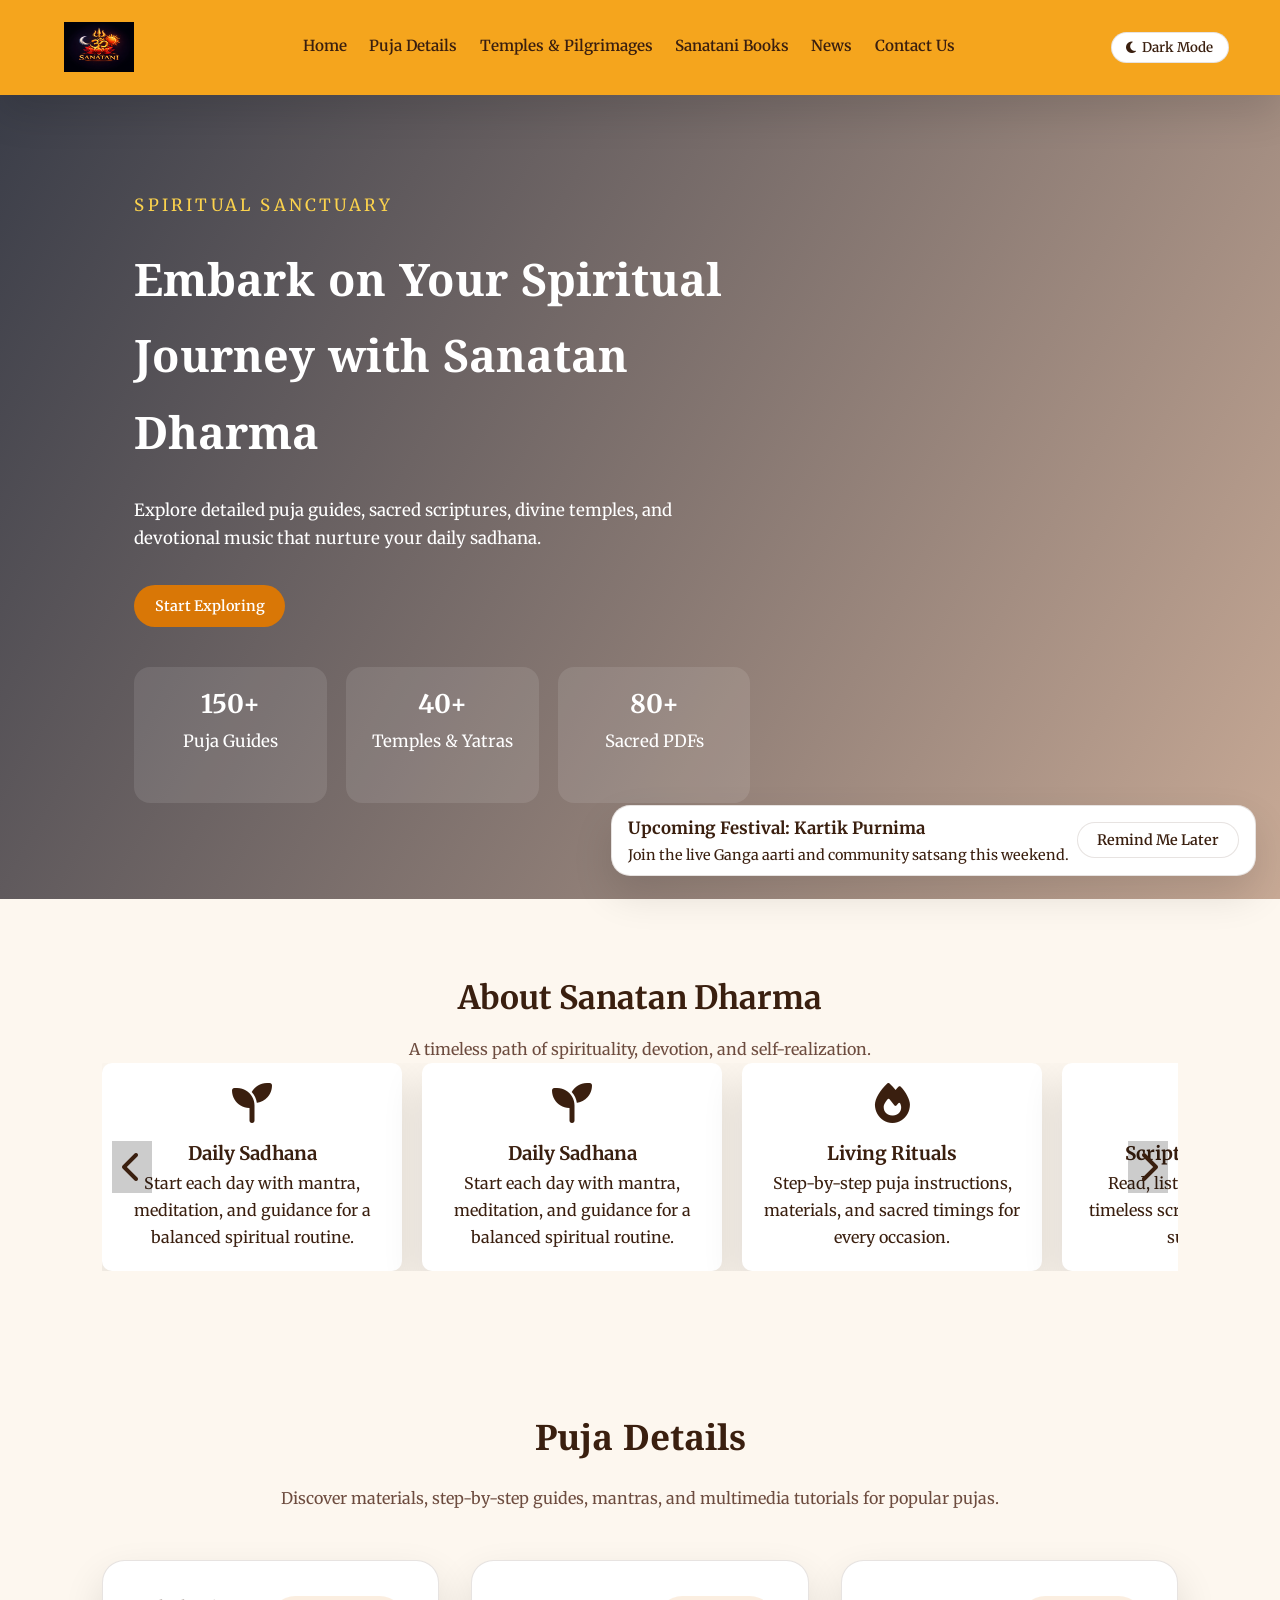
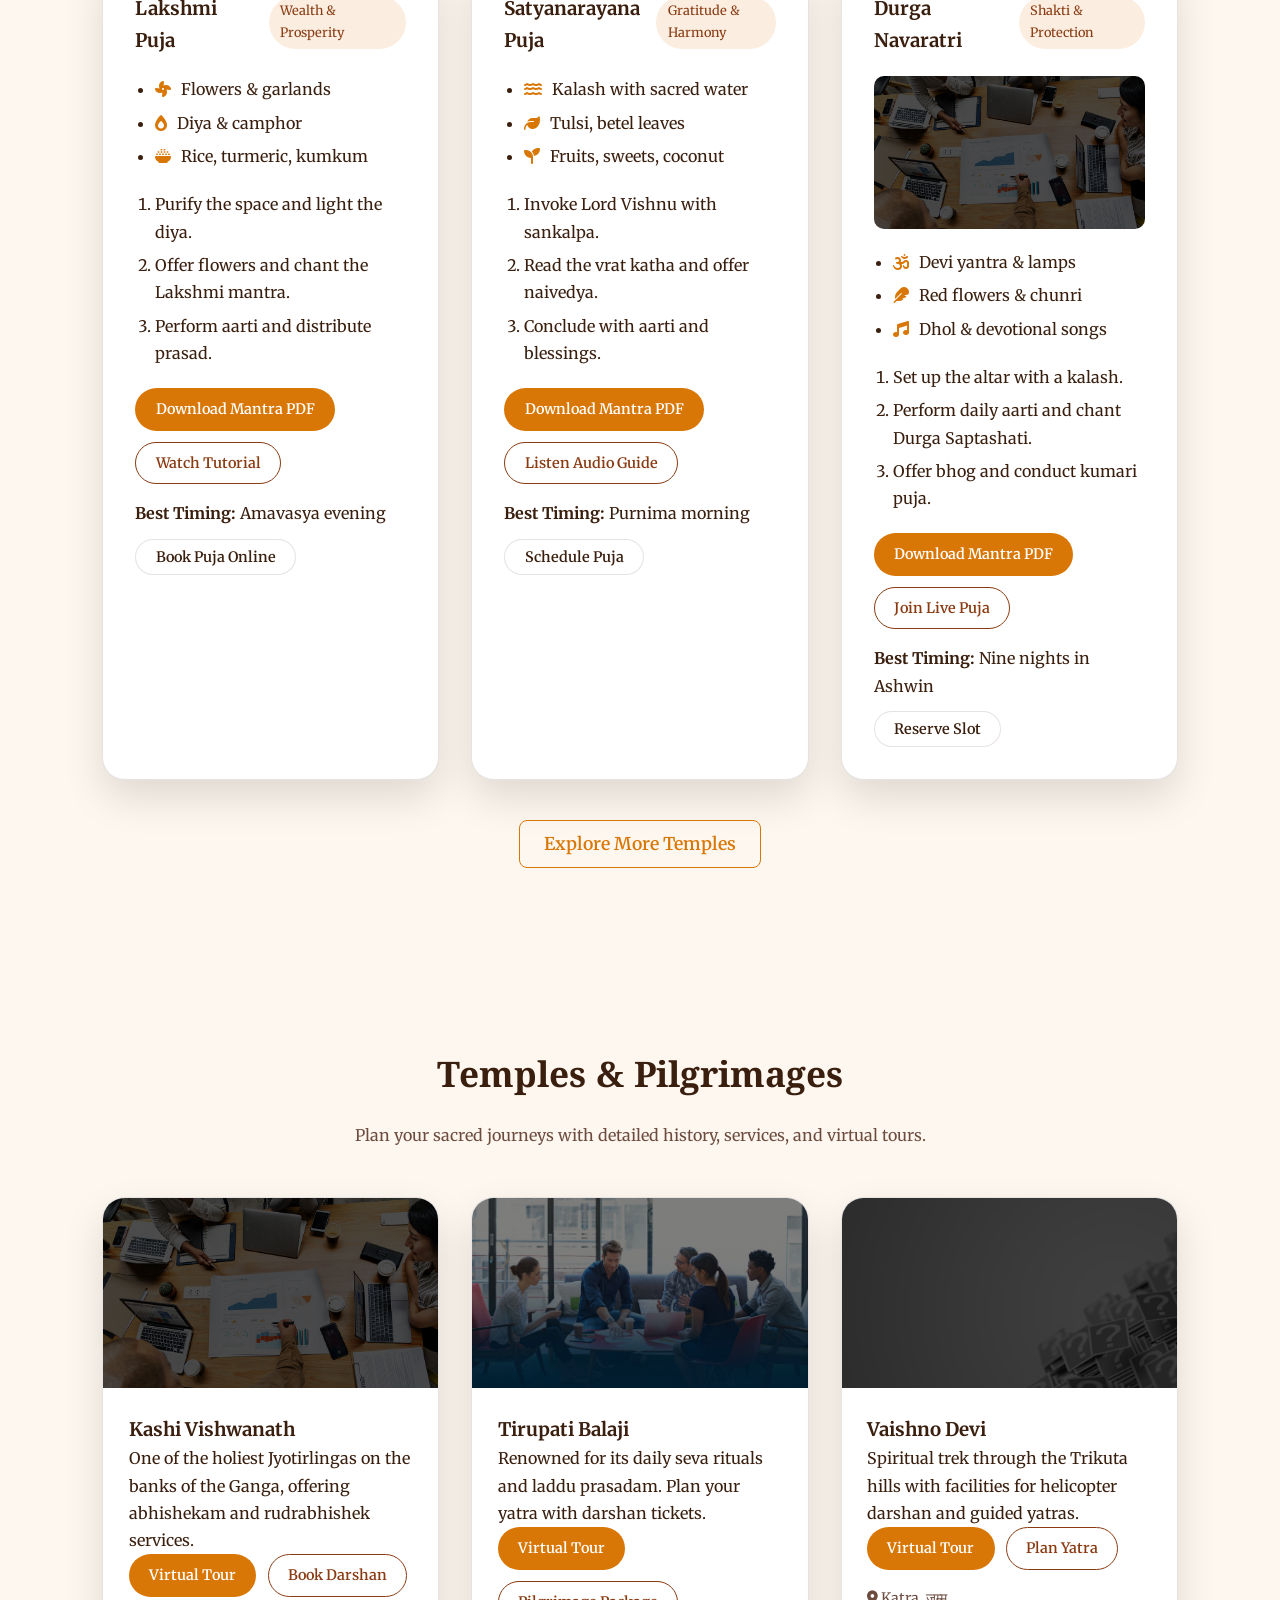
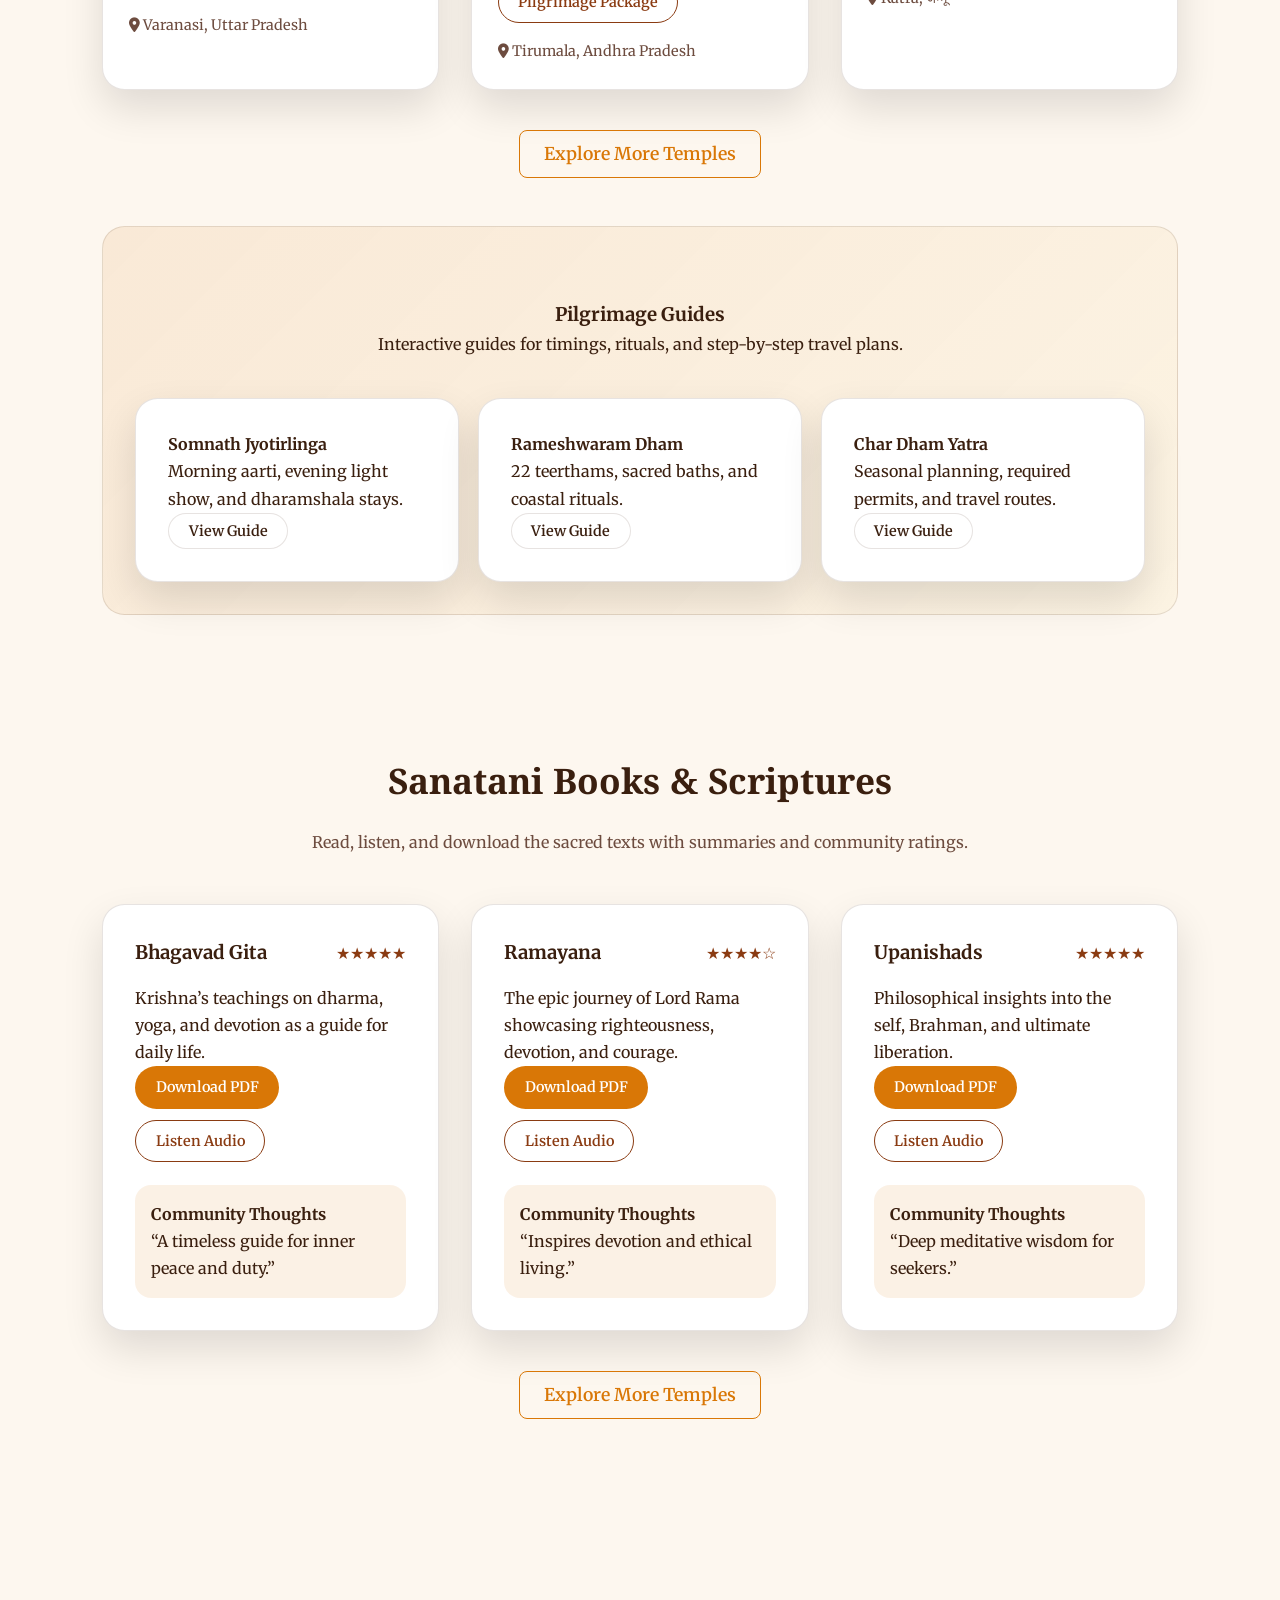
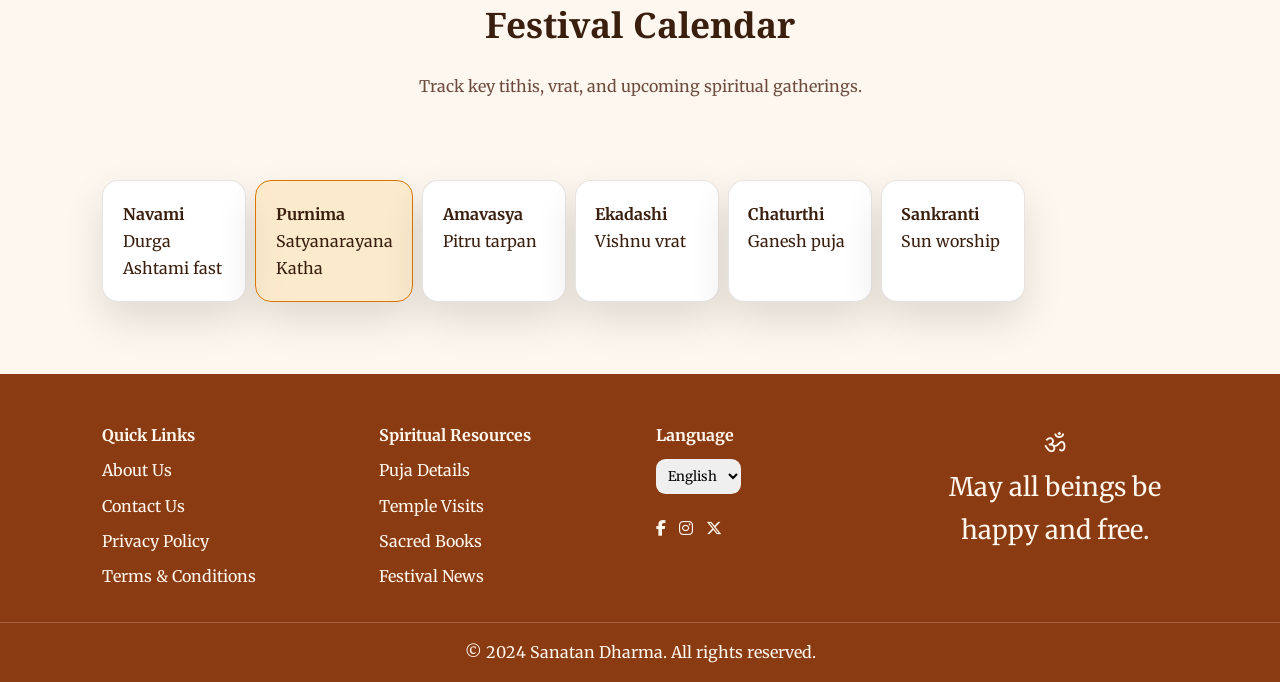
<file: index.html>
<!DOCTYPE html>
<html lang="en">
<head>
    <meta charset="UTF-8">
    <meta http-equiv="X-UA-Compatible" content="IE=edge">
    <meta name="viewport" content="width=device-width, initial-scale=1.0">
    <title>Sanatan Dharma | Spiritual Journey</title>
    <link rel="stylesheet" href="./css/style.css">
    <link rel="stylesheet" href="https://cdnjs.cloudflare.com/ajax/libs/font-awesome/6.5.0/css/all.min.css">
    <link rel="preconnect" href="https://fonts.googleapis.com">
    <link rel="preconnect" href="https://fonts.gstatic.com" crossorigin>
    <link href="https://fonts.googleapis.com/css2?family=Merriweather:wght@300;400;700&family=Noto+Serif+Devanagari:wght@400;600;700&display=swap" rel="stylesheet">
</head>
<body class="theme-light">
    <header class="site-header" id="top">
        <div class="brand">
            <div class="brand-icon" aria-hidden="true"><img src="images/logoo.png" alt="" srcset=""></div>
        </div>
        <button class="menu-toggle" aria-label="Open navigation">
            <i class="fa-solid fa-bars"></i>
        </button>
        <nav class="nav-links">
            <a href="#home">Home</a>
            <a href="#puja">Puja Details</a>
            <a href="#temples">Temples & Pilgrimages</a>
            <a href="#books">Sanatani Books</a>
            <a href="#news">News</a>
            <a href="#contact">Contact Us</a>
        </nav>
        <div class="header-actions">
            <!---<label class="search" aria-label="Search">
                <i class="fa-solid fa-magnifying-glass"></i>
                <input type="search" placeholder="Search mantras, temples, books...">
            </label>
            --->
            <button class="theme-toggle" type="button" aria-pressed="false">
                <i class="fa-solid fa-moon"></i>
                <span>Dark Mode</span>
            </button>
        </div>
    </header>

    <main>
        <!---HERO SECTION START---->
        <section class="hero" id="home">
            <div class="hero-overlay"></div>
            <div class="hero-content">
                <p class="hero-kicker">Spiritual Sanctuary</p>
                <h1>Embark on Your Spiritual Journey with Sanatan Dharma</h1>
                <p>Explore detailed puja guides, sacred scriptures, divine temples, and devotional music that nurture your daily sadhana.</p>
                <div class="hero-actions">
                    <a class="btn primary" href="#puja">Start Exploring</a>
                </div>
                <div class="hero-highlights">
                    <div>
                        <h3>150+</h3>
                        <p>Puja Guides</p>
                    </div>
                    <div>
                        <h3>40+</h3>
                        <p>Temples & Yatras</p>
                    </div>
                    <div>
                        <h3>80+</h3>
                        <p>Sacred PDFs</p>
                    </div>
                </div>
            </div>
            <video autoplay muted loop class="background-video">
                <source src="video/WhatsApp Video 2026-02-06 at 8.47.29 PM.mp4" type="video/mp4">
                Your browser does not support the video tag.
            </video>
        </section>
        <!---HERO SECTION END---->

        <!---ABOUT SECTION START----->
        <section id="about" class="section about">
            <div class="carousel-block">
                <div class="section-header">
                    <h2 data-i18n="about.title">About Sanatan Dharma</h2>
                    <p data-i18n="about.subtitle">A timeless path of spirituality, devotion, and self-realization.</p>
                </div>
                <div class="carousel" data-carousel>
                    <button class="carousel-btn prev" type="button" data-carousel-prev>
                        <i class="fa-solid fa-chevron-left"></i>
                    </button>
                    <div class="carousel-track">
                        <div class="carousel-card">
                            <i class="fa-solid fa-seedling"></i>
                            <h3 data-i18n="about.card1">Daily Sadhana</h3>
                            <p data-i18n="about.card1desc">Start each day with mantra, meditation, and guidance for a balanced spiritual routine.</p>
                        </div>
                        <div class="carousel-card">
                            <i class="fa-solid fa-seedling"></i>
                            <h3 data-i18n="about.card1">Daily Sadhana</h3>
                            <p data-i18n="about.card1desc">Start each day with mantra, meditation, and guidance for a balanced spiritual routine.</p>
                        </div>
                        <div class="carousel-card">
                            <i class="fa-solid fa-fire"></i>
                            <h3 data-i18n="about.card2">Living Rituals</h3>
                            <p data-i18n="about.card2desc">Step-by-step puja instructions, materials, and sacred timings for every occasion.</p>
                        </div>
                        <div class="carousel-card">
                            <i class="fa-solid fa-book-open-reader"></i>
                            <h3 data-i18n="about.card3">Scriptural Wisdom</h3>
                            <p data-i18n="about.card3desc">Read, listen, and download timeless scriptures with curated summaries.</p>
                        </div>
                        <div class="carousel-card">
                            <i class="fa-solid fa-book-open-reader"></i>
                            <h3 data-i18n="about.card3">Scriptural Wisdom</h3>
                            <p data-i18n="about.card3desc">Read, listen, and download timeless scriptures with curated summaries.</p>
                        </div>
                        <div class="carousel-card">
                            <i class="fa-solid fa-book-open-reader"></i>
                            <h3 data-i18n="about.card3">Scriptural Wisdom</h3>
                            <p data-i18n="about.card3desc">Read, listen, and download timeless scriptures with curated summaries.</p>
                        </div>
                    </div>
                    <button class="carousel-btn next" type="button" data-carousel-next>
                        <i class="fa-solid fa-chevron-right"></i>
                    </button>
                </div>
            </div>
        </section>
        <!---ABOUT SECTION START----->

        <!---PUJA SECTION START--->
        <section class="puja" id="puja">
            <div class="section-heading">
                <h2>Puja Details</h2>
                <p>Discover materials, step-by-step guides, mantras, and multimedia tutorials for popular pujas.</p>
            </div>
            <div class="puja-grid">
                <article class="puja-card">
                    <div class="puja-card__header">
                        <h3>Lakshmi Puja</h3>
                        <span class="tag">Wealth & Prosperity</span>
                    </div>
                    <ul class="materials">
                        <li><i class="fa-solid fa-fan"></i> Flowers & garlands</li>
                        <li><i class="fa-solid fa-fire-flame-simple"></i> Diya & camphor</li>
                        <li><i class="fa-solid fa-bowl-rice"></i> Rice, turmeric, kumkum</li>
                    </ul>
                    <ol class="steps">
                        <li>Purify the space and light the diya.</li>
                        <li>Offer flowers and chant the Lakshmi mantra.</li>
                        <li>Perform aarti and distribute prasad.</li>
                    </ol>
                    <div class="puja-actions">
                        <a class="btn primary" href="#">Download Mantra PDF</a>
                        <a class="btn ghost" href="#">Watch Tutorial</a>
                    </div>
                    <div class="puja-meta">
                        <p><strong>Best Timing:</strong> Amavasya evening</p>
                        <button class="btn outline" type="button">Book Puja Online</button>
                    </div>
                </article>
                <article class="puja-card">
                    <div class="puja-card__header">
                        <h3>Satyanarayana Puja</h3>
                        <span class="tag">Gratitude & Harmony</span>
                    </div>
                    <ul class="materials">
                        <li><i class="fa-solid fa-water"></i> Kalash with sacred water</li>
                        <li><i class="fa-solid fa-leaf"></i> Tulsi, betel leaves</li>
                        <li><i class="fa-solid fa-seedling"></i> Fruits, sweets, coconut</li>
                    </ul>
                    <ol class="steps">
                        <li>Invoke Lord Vishnu with sankalpa.</li>
                        <li>Read the vrat katha and offer naivedya.</li>
                        <li>Conclude with aarti and blessings.</li>
                    </ol>
                    <div class="puja-actions">
                        <a class="btn primary" href="#">Download Mantra PDF</a>
                        <a class="btn ghost" href="#">Listen Audio Guide</a>
                    </div>
                    <div class="puja-meta">
                        <p><strong>Best Timing:</strong> Purnima morning</p>
                        <button class="btn outline" type="button">Schedule Puja</button>
                    </div>
                </article>
                <article class="puja-card">
                    <div class="puja-card__header">
                        <h3>Durga Navaratri</h3>
                        <span class="tag">Shakti & Protection</span>
                    </div>
                    <img src="images/img2.jpg" alt="Durga Navaratri" class="puja-image"> <!-- Puja Image -->
                    <ul class="materials">
                        <li><i class="fa-solid fa-om"></i> Devi yantra & lamps</li>
                        <li><i class="fa-solid fa-feather"></i> Red flowers & chunri</li>
                        <li><i class="fa-solid fa-music"></i> Dhol & devotional songs</li>
                    </ul>
                    <ol class="steps">
                        <li>Set up the altar with a kalash.</li>
                        <li>Perform daily aarti and chant Durga Saptashati.</li>
                        <li>Offer bhog and conduct kumari puja.</li>
                    </ol>
                    <div class="puja-actions">
                        <a class="btn primary" href="#">Download Mantra PDF</a>
                        <a class="btn ghost" href="#">Join Live Puja</a>
                    </div>
                    <div class="puja-meta">
                        <p><strong>Best Timing:</strong> Nine nights in Ashwin</p>
                        <button class="btn outline" type="button">Reserve Slot</button>
                    </div>
                </article>
            </div>
                <!-- Ghost Button Added Here Between Temple Cards and Pilgrimage Guides -->
                <div class="cta-ghost-button" style="display: flex; justify-content: center; align-items: center; margin: 40px 0;">
                    <button class="btn ghost" type="button" style="padding: 12px 24px; font-size: 1.1rem; color: var(--accent); background-color: transparent; border: 1px solid var(--accent); border-radius: 8px; cursor: pointer; transition: background-color 0.3s ease, transform 0.2s ease;">
                        Explore More Temples
                    </button>
                </div>
        </section>
        <!---PUJA SECTION END--->

        <!-----TEMPLE WEBSITE START------->
        <section class="temples" id="temples">
            <div class="section-heading">
                <h2>Temples & Pilgrimages</h2>
                <p>Plan your sacred journeys with detailed history, services, and virtual tours.</p>
            </div>
            <div class="temple-grid">
                <article class="temple-card">
                    <img src="./images/img2.jpg" alt="Kashi Vishwanath Temple">
                    <div class="temple-card__content">
                        <h3>Kashi Vishwanath</h3>
                        <p>One of the holiest Jyotirlingas on the banks of the Ganga, offering abhishekam and rudrabhishek services.</p>
                        <div class="temple-actions">
                            <a class="btn primary" href="#">Virtual Tour</a>
                            <a class="btn ghost" href="#">Book Darshan</a>
                        </div>
                        <p class="temple-meta"><i class="fa-solid fa-location-dot"></i> Varanasi, Uttar Pradesh</p>
                    </div>
                </article>
                <article class="temple-card">
                    <img src="./images/img3.jpg" alt="Tirupati Balaji Temple">
                    <div class="temple-card__content">
                        <h3>Tirupati Balaji</h3>
                        <p>Renowned for its daily seva rituals and laddu prasadam. Plan your yatra with darshan tickets.</p>
                        <div class="temple-actions">
                            <a class="btn primary" href="#">Virtual Tour</a>
                            <a class="btn ghost" href="#">Pilgrimage Package</a>
                        </div>
                        <p class="temple-meta"><i class="fa-solid fa-location-dot"></i> Tirumala, Andhra Pradesh</p>
                    </div>
                </article>
                <article class="temple-card">
                    <img src="./images/faq.jpg" alt="Vaishno Devi Temple">
                    <div class="temple-card__content">
                        <h3>Vaishno Devi</h3>
                        <p>Spiritual trek through the Trikuta hills with facilities for helicopter darshan and guided yatras.</p>
                        <div class="temple-actions">
                            <a class="btn primary" href="#">Virtual Tour</a>
                            <a class="btn ghost" href="#">Plan Yatra</a>
                        </div>
                        <p class="temple-meta"><i class="fa-solid fa-location-dot"></i> Katra, जम्मू</p>
                    </div>
                </article>
            </div>
                <!-- Ghost Button Added Here Between Temple Cards and Pilgrimage Guides -->
                <div class="cta-ghost-button" style="display: flex; justify-content: center; align-items: center; margin: 40px 0;">
                    <button class="btn ghost" type="button" style="padding: 12px 24px; font-size: 1.1rem; color: var(--accent); background-color: transparent; border: 1px solid var(--accent); border-radius: 8px; cursor: pointer; transition: background-color 0.3s ease, transform 0.2s ease;">
                        Explore More Temples
                    </button>
                </div>
            <div class="pilgrimage-guides">
                <div style="text-align: center; margin: 40px 0;">
                  <h3>Pilgrimage Guides</h3>
                  <p>Interactive guides for timings, rituals, and step-by-step travel plans.</p>
                </div>

                <div class="guides-grid">
                    <div class="guide-card">
                        <h4>Somnath Jyotirlinga</h4>
                        <p>Morning aarti, evening light show, and dharamshala stays.</p>
                        <button class="btn outline" type="button">View Guide</button>
                    </div>
                    <div class="guide-card">
                        <h4>Rameshwaram Dham</h4>
                        <p>22 teerthams, sacred baths, and coastal rituals.</p>
                        <button class="btn outline" type="button">View Guide</button>
                    </div>
                    <div class="guide-card">
                        <h4>Char Dham Yatra</h4>
                        <p>Seasonal planning, required permits, and travel routes.</p>
                        <button class="btn outline" type="button">View Guide</button>
                    </div>
                </div>
            </div>
        </section>
        <!-----TEMPLE WEBSITE END------->

        <!----BOOKS START ---->
        <section class="books" id="books">
            <div class="section-heading">
                <h2>Sanatani Books & Scriptures</h2>
                <p>Read, listen, and download the sacred texts with summaries and community ratings.</p>
            </div>
            <div class="books-grid">
                <article class="book-card">
                    <div class="book-header">
                        <h3>Bhagavad Gita</h3>
                        <span class="rating">★★★★★</span>
                    </div>
                    <p>Krishna’s teachings on dharma, yoga, and devotion as a guide for daily life.</p>
                    <div class="book-actions">
                        <a class="btn primary" href="#">Download PDF</a>
                        <a class="btn ghost" href="#">Listen Audio</a>
                    </div>
                    <div class="book-comments">
                        <h4>Community Thoughts</h4>
                        <p>“A timeless guide for inner peace and duty.”</p>
                    </div>
                </article>
                <article class="book-card">
                    <div class="book-header">
                        <h3>Ramayana</h3>
                        <span class="rating">★★★★☆</span>
                    </div>
                    <p>The epic journey of Lord Rama showcasing righteousness, devotion, and courage.</p>
                    <div class="book-actions">
                        <a class="btn primary" href="#">Download PDF</a>
                        <a class="btn ghost" href="#">Listen Audio</a>
                    </div>
                    <div class="book-comments">
                        <h4>Community Thoughts</h4>
                        <p>“Inspires devotion and ethical living.”</p>
                    </div>
                </article>
                <article class="book-card">
                    <div class="book-header">
                        <h3>Upanishads</h3>
                        <span class="rating">★★★★★</span>
                    </div>
                    <p>Philosophical insights into the self, Brahman, and ultimate liberation.</p>
                    <div class="book-actions">
                        <a class="btn primary" href="#">Download PDF</a>
                        <a class="btn ghost" href="#">Listen Audio</a>
                    </div>
                    <div class="book-comments">
                        <h4>Community Thoughts</h4>
                        <p>“Deep meditative wisdom for seekers.”</p>
                    </div>
                </article>
            </div>
            <!-- Ghost Button Added Here Between Temple Cards and Pilgrimage Guides -->
                <div class="cta-ghost-button" style="display: flex; justify-content: center; align-items: center; margin: 40px 0;">
                    <button class="btn ghost" type="button" style="padding: 12px 24px; font-size: 1.1rem; color: var(--accent); background-color: transparent; border: 1px solid var(--accent); border-radius: 8px; cursor: pointer; transition: background-color 0.3s ease, transform 0.2s ease;">
                        Explore More Temples
                    </button>
                </div>
        </section>
        <!----BOOKS END ---->

        <!----CALENDAR START---->
        <section class="calendar" id="calendar">
            <div class="section-heading">
                <h2>Festival Calendar</h2>
                <p>Track key tithis, vrat, and upcoming spiritual gatherings.</p>
            </div>
            <div class="calendar-grid">
                <div class="calendar-day">
                    <h4>Navami</h4>
                    <p>Durga Ashtami fast</p>
                </div>
                <div class="calendar-day highlight">
                    <h4>Purnima</h4>
                    <p>Satyanarayana Katha</p>
                </div>
                <div class="calendar-day">
                    <h4>Amavasya</h4>
                    <p>Pitru tarpan</p>
                </div>
                <div class="calendar-day">
                    <h4>Ekadashi</h4>
                    <p>Vishnu vrat</p>
                </div>
                <div class="calendar-day">
                    <h4>Chaturthi</h4>
                    <p>Ganesh puja</p>
                </div>
                <div class="calendar-day">
                    <h4>Sankranti</h4>
                    <p>Sun worship</p>
                </div>
            </div>
        </section>
        <!----CALENDAR END---->
    </main>

    <footer class="site-footer">
        <div class="footer-top">
            <div>
                <h4>Quick Links</h4>
                <a href="#about">About Us</a>
                <a href="#contact">Contact Us</a>
                <a href="#">Privacy Policy</a>
                <a href="#">Terms & Conditions</a>
            </div>
            <div>
                <h4>Spiritual Resources</h4>
                <a href="#puja">Puja Details</a>
                <a href="#temples">Temple Visits</a>
                <a href="#books">Sacred Books</a>
                <a href="#news">Festival News</a>
            </div>
            <div>
                <h4>Language</h4>
                <select aria-label="Select language">
                    <option>English</option>
                    <option>Hindi</option>
                    <option>Bengali</option>
                    <option>Tamil</option>
                </select>
                <div class="social">
                    <a href="https://www.facebook.com/"><i class="fa-brands fa-facebook-f"></i></a>
                    <a href="https://www.instagram.com/"><i class="fa-brands fa-instagram"></i></a>
                    <a href="https://twitter.com/login"><i class="fa-brands fa-x-twitter"></i></a>
                </div>
            </div>
            <div class="footer-om">
                <span aria-hidden="true">ॐ</span>
                <p>May all beings be happy and free.</p>
            </div>
        </div>
        <div class="footer-bottom">
            <p>© 2024 Sanatan Dharma. All rights reserved.</p>
        </div>
    </footer>

    <div class="festival-popup" role="dialog" aria-live="polite">
        <div>
            <h3>Upcoming Festival: Kartik Purnima</h3>
            <p>Join the live Ganga aarti and community satsang this weekend.</p>
        </div>
        <button class="btn outline close-popup" type="button">Remind Me Later</button>
    </div>

    <script src="./js/main.js"></script>
  
</body>
</html>
</file>
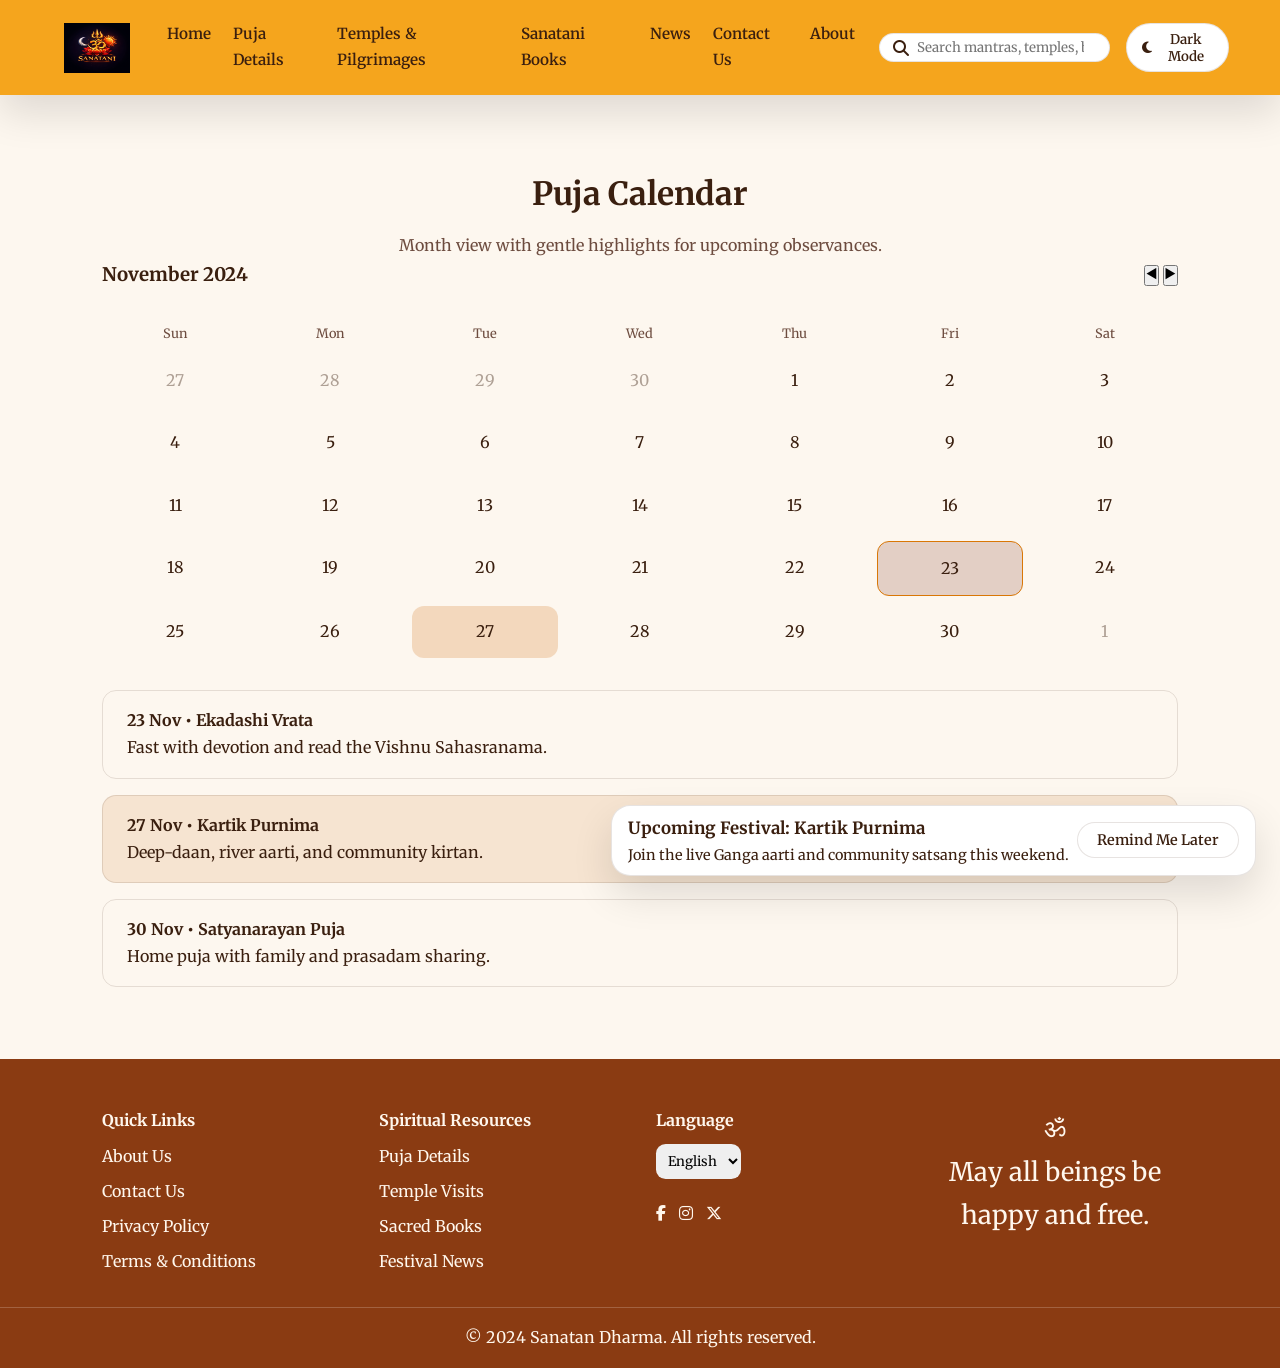
<file: calender.html>
<!DOCTYPE html>
<html lang="en">
<head>
    <meta charset="UTF-8">
    <meta http-equiv="X-UA-Compatible" content="IE=edge">
    <meta name="viewport" content="width=device-width, initial-scale=1.0">
    <title>Sanatan Dharma | Spiritual Journey</title>
    <link rel="stylesheet" href="./css/style.css">
    <link rel="stylesheet" href="https://cdnjs.cloudflare.com/ajax/libs/font-awesome/6.5.0/css/all.min.css">
    <link rel="preconnect" href="https://fonts.googleapis.com">
    <link rel="preconnect" href="https://fonts.gstatic.com" crossorigin>
    <link href="https://fonts.googleapis.com/css2?family=Merriweather:wght@300;400;700&family=Noto+Serif+Devanagari:wght@400;600;700&display=swap" rel="stylesheet">
</head>
<body class="theme-light">
    <header class="site-header" id="top">
        <div class="brand">
            <div class="brand-icon" aria-hidden="true"><img src="images/logoo.png" alt="" srcset=""></div>
        </div>
        <button class="menu-toggle" aria-label="Open navigation">
            <i class="fa-solid fa-bars"></i>
        </button>
        <nav class="nav-links">
            <a href="#home">Home</a>
            <a href="#puja">Puja Details</a>
            <a href="#temples">Temples & Pilgrimages</a>
            <a href="#books">Sanatani Books</a>
            <a href="#news">News</a>
            <a href="#contact">Contact Us</a>
            <a href="#about">About</a>
        </nav>
        <div class="header-actions">
            <label class="search" aria-label="Search">
                <i class="fa-solid fa-magnifying-glass"></i>
                <input type="search" placeholder="Search mantras, temples, books...">
            </label>
            <button class="theme-toggle" type="button" aria-pressed="false">
                <i class="fa-solid fa-moon"></i>
                <span>Dark Mode</span>
            </button>
        </div>
    </header>

  <main>
    <section class="section" id="puja-calendar">
      <div class="container">
        <div class="section-header">
          <h2 class="section-title">Puja Calendar</h2>
          <p class="section-lead">Month view with gentle highlights for upcoming observances.</p>
        </div>
        <div class="calendar">
          <div class="calendar-header">
            <h3>November 2024</h3>
            <div class="calendar-nav">
              <button class="icon-button" type="button">◀</button>
              <button class="icon-button" type="button">▶</button>
            </div>
          </div>
          <div class="calendar-grid">
            <span class="day-label">Sun</span>
            <span class="day-label">Mon</span>
            <span class="day-label">Tue</span>
            <span class="day-label">Wed</span>
            <span class="day-label">Thu</span>
            <span class="day-label">Fri</span>
            <span class="day-label">Sat</span>
            <div class="date muted">27</div>
            <div class="date muted">28</div>
            <div class="date muted">29</div>
            <div class="date muted">30</div>
            <div class="date">1</div>
            <div class="date">2</div>
            <div class="date">3</div>
            <div class="date">4</div>
            <div class="date">5</div>
            <div class="date">6</div>
            <div class="date">7</div>
            <div class="date">8</div>
            <div class="date">9</div>
            <div class="date">10</div>
            <div class="date">11</div>
            <div class="date">12</div>
            <div class="date">13</div>
            <div class="date">14</div>
            <div class="date">15</div>
            <div class="date">16</div>
            <div class="date">17</div>
            <div class="date">18</div>
            <div class="date">19</div>
            <div class="date">20</div>
            <div class="date">21</div>
            <div class="date">22</div>
            <div class="date upcoming">23</div>
            <div class="date">24</div>
            <div class="date">25</div>
            <div class="date">26</div>
            <div class="date highlight">27</div>
            <div class="date">28</div>
            <div class="date">29</div>
            <div class="date">30</div>
            <div class="date muted">1</div>
          </div>
          <div class="calendar-events">
            <div class="event-card">
              <h4>23 Nov • Ekadashi Vrata</h4>
              <p>Fast with devotion and read the Vishnu Sahasranama.</p>
            </div>
            <div class="event-card highlight">
              <h4>27 Nov • Kartik Purnima</h4>
              <p>Deep-daan, river aarti, and community kirtan.</p>
            </div>
            <div class="event-card">
              <h4>30 Nov • Satyanarayan Puja</h4>
              <p>Home puja with family and prasadam sharing.</p>
            </div>
          </div>
        </div>
      </div>
    </section>
  </main>

    <footer class="site-footer">
        <div class="footer-top">
            <div>
                <h4>Quick Links</h4>
                <a href="#about">About Us</a>
                <a href="#contact">Contact Us</a>
                <a href="#">Privacy Policy</a>
                <a href="#">Terms & Conditions</a>
            </div>
            <div>
                <h4>Spiritual Resources</h4>
                <a href="#puja">Puja Details</a>
                <a href="#temples">Temple Visits</a>
                <a href="#books">Sacred Books</a>
                <a href="#news">Festival News</a>
            </div>
            <div>
                <h4>Language</h4>
                <select aria-label="Select language">
                    <option>English</option>
                    <option>Hindi</option>
                    <option>Bengali</option>
                    <option>Tamil</option>
                </select>
                <div class="social">
                    <a href="https://www.facebook.com/"><i class="fa-brands fa-facebook-f"></i></a>
                    <a href="https://www.instagram.com/"><i class="fa-brands fa-instagram"></i></a>
                    <a href="https://twitter.com/login"><i class="fa-brands fa-x-twitter"></i></a>
                </div>
            </div>
            <div class="footer-om">
                <span aria-hidden="true">ॐ</span>
                <p>May all beings be happy and free.</p>
            </div>
        </div>
        <div class="footer-bottom">
            <p>© 2024 Sanatan Dharma. All rights reserved.</p>
        </div>
    </footer>

    <div class="festival-popup" role="dialog" aria-live="polite">
        <div>
            <h3>Upcoming Festival: Kartik Purnima</h3>
            <p>Join the live Ganga aarti and community satsang this weekend.</p>
        </div>
        <button class="btn outline close-popup" type="button">Remind Me Later</button>
    </div>

    <script src="./js/main.js"></script>
  
</body>
</html>
</file>
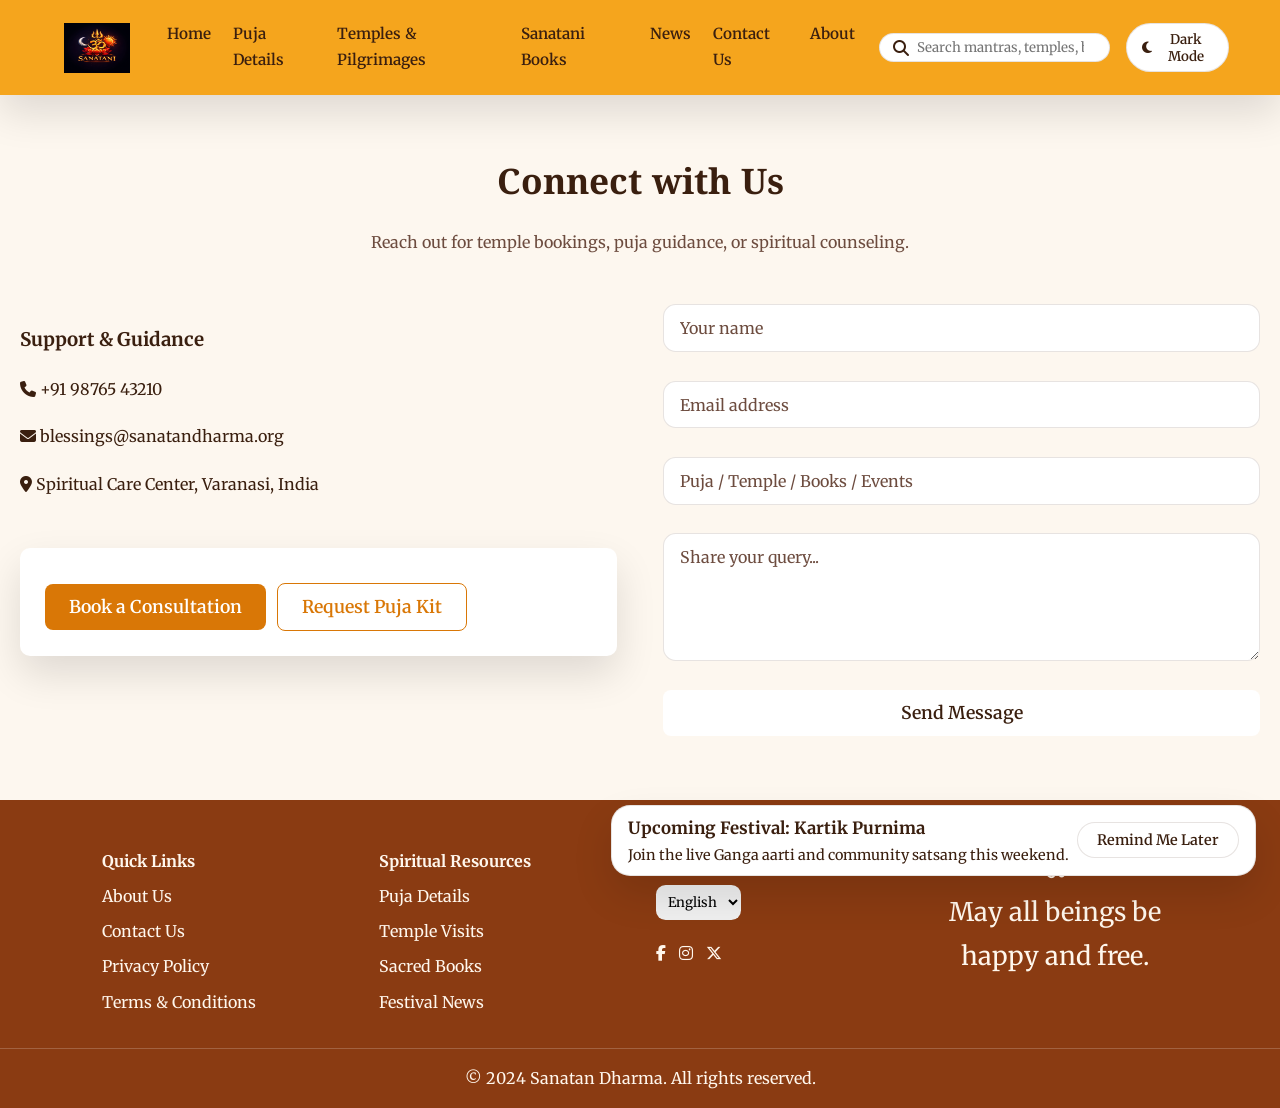
<file: contact.html>
<!DOCTYPE html>
<html lang="en">
<head>
    <meta charset="UTF-8">
    <meta http-equiv="X-UA-Compatible" content="IE=edge">
    <meta name="viewport" content="width=device-width, initial-scale=1.0">
    <title>Sanatan Dharma | Spiritual Journey</title>
    <link rel="stylesheet" href="./css/style.css">
    <link rel="stylesheet" href="https://cdnjs.cloudflare.com/ajax/libs/font-awesome/6.5.0/css/all.min.css">
    <link rel="preconnect" href="https://fonts.googleapis.com">
    <link rel="preconnect" href="https://fonts.gstatic.com" crossorigin>
    <link href="https://fonts.googleapis.com/css2?family=Merriweather:wght@300;400;700&family=Noto+Serif+Devanagari:wght@400;600;700&display=swap" rel="stylesheet">
</head>
<body class="theme-light">
    <header class="site-header" id="top">
        <div class="brand">
            <div class="brand-icon" aria-hidden="true"><img src="images/logoo.png" alt="" srcset=""></div>
        </div>
        <button class="menu-toggle" aria-label="Open navigation">
            <i class="fa-solid fa-bars"></i>
        </button>
        <nav class="nav-links">
            <a href="#home">Home</a>
            <a href="#puja">Puja Details</a>
            <a href="#temples">Temples & Pilgrimages</a>
            <a href="#books">Sanatani Books</a>
            <a href="#news">News</a>
            <a href="#contact">Contact Us</a>
            <a href="#about">About</a>
        </nav>
        <div class="header-actions">
            <label class="search" aria-label="Search">
                <i class="fa-solid fa-magnifying-glass"></i>
                <input type="search" placeholder="Search mantras, temples, books...">
            </label>
            <button class="theme-toggle" type="button" aria-pressed="false">
                <i class="fa-solid fa-moon"></i>
                <span>Dark Mode</span>
            </button>
        </div>
    </header>

    <main>
        
        <section class="contact" id="contact">
            <div class="section-heading">
                <h2>Connect with Us</h2>
                <p>Reach out for temple bookings, puja guidance, or spiritual counseling.</p>
            </div>
            <div class="contact-grid">
                <div class="contact-info">
                    <h3>Support & Guidance</h3>
                    <p><i class="fa-solid fa-phone"></i> +91 98765 43210</p>
                    <p><i class="fa-solid fa-envelope"></i> blessings@sanatandharma.org</p>
                    <p><i class="fa-solid fa-location-dot"></i> Spiritual Care Center, Varanasi, India</p>
                    <div class="contact-cta">
                        <button class="btn primary" type="button">Book a Consultation</button>
                        <button class="btn ghost" type="button">Request Puja Kit</button>
                    </div>
                </div>
                <form class="contact-form">
                    <input type="text" name="name" placeholder="Your name" required>
                    <input type="email" name="email" placeholder="Email address" required>
                    <input type="text" name="topic" placeholder="Puja / Temple / Books / Events">
                    <textarea name="message" rows="5" placeholder="Share your query..." required></textarea>
                    <button class="btn outline" type="submit">Send Message</button>
                </form>
            </div>
        </section>
        
    </main>

    <footer class="site-footer">
        <div class="footer-top">
            <div>
                <h4>Quick Links</h4>
                <a href="#about">About Us</a>
                <a href="#contact">Contact Us</a>
                <a href="#">Privacy Policy</a>
                <a href="#">Terms & Conditions</a>
            </div>
            <div>
                <h4>Spiritual Resources</h4>
                <a href="#puja">Puja Details</a>
                <a href="#temples">Temple Visits</a>
                <a href="#books">Sacred Books</a>
                <a href="#news">Festival News</a>
            </div>
            <div>
                <h4>Language</h4>
                <select aria-label="Select language">
                    <option>English</option>
                    <option>Hindi</option>
                    <option>Bengali</option>
                    <option>Tamil</option>
                </select>
                <div class="social">
                    <a href="https://www.facebook.com/"><i class="fa-brands fa-facebook-f"></i></a>
                    <a href="https://www.instagram.com/"><i class="fa-brands fa-instagram"></i></a>
                    <a href="https://twitter.com/login"><i class="fa-brands fa-x-twitter"></i></a>
                </div>
            </div>
            <div class="footer-om">
                <span aria-hidden="true">ॐ</span>
                <p>May all beings be happy and free.</p>
            </div>
        </div>
        <div class="footer-bottom">
            <p>© 2024 Sanatan Dharma. All rights reserved.</p>
        </div>
    </footer>

    <div class="festival-popup" role="dialog" aria-live="polite">
        <div>
            <h3>Upcoming Festival: Kartik Purnima</h3>
            <p>Join the live Ganga aarti and community satsang this weekend.</p>
        </div>
        <button class="btn outline close-popup" type="button">Remind Me Later</button>
    </div>

    <script src="./js/main.js"></script>
  
</body>
</html>
</file>
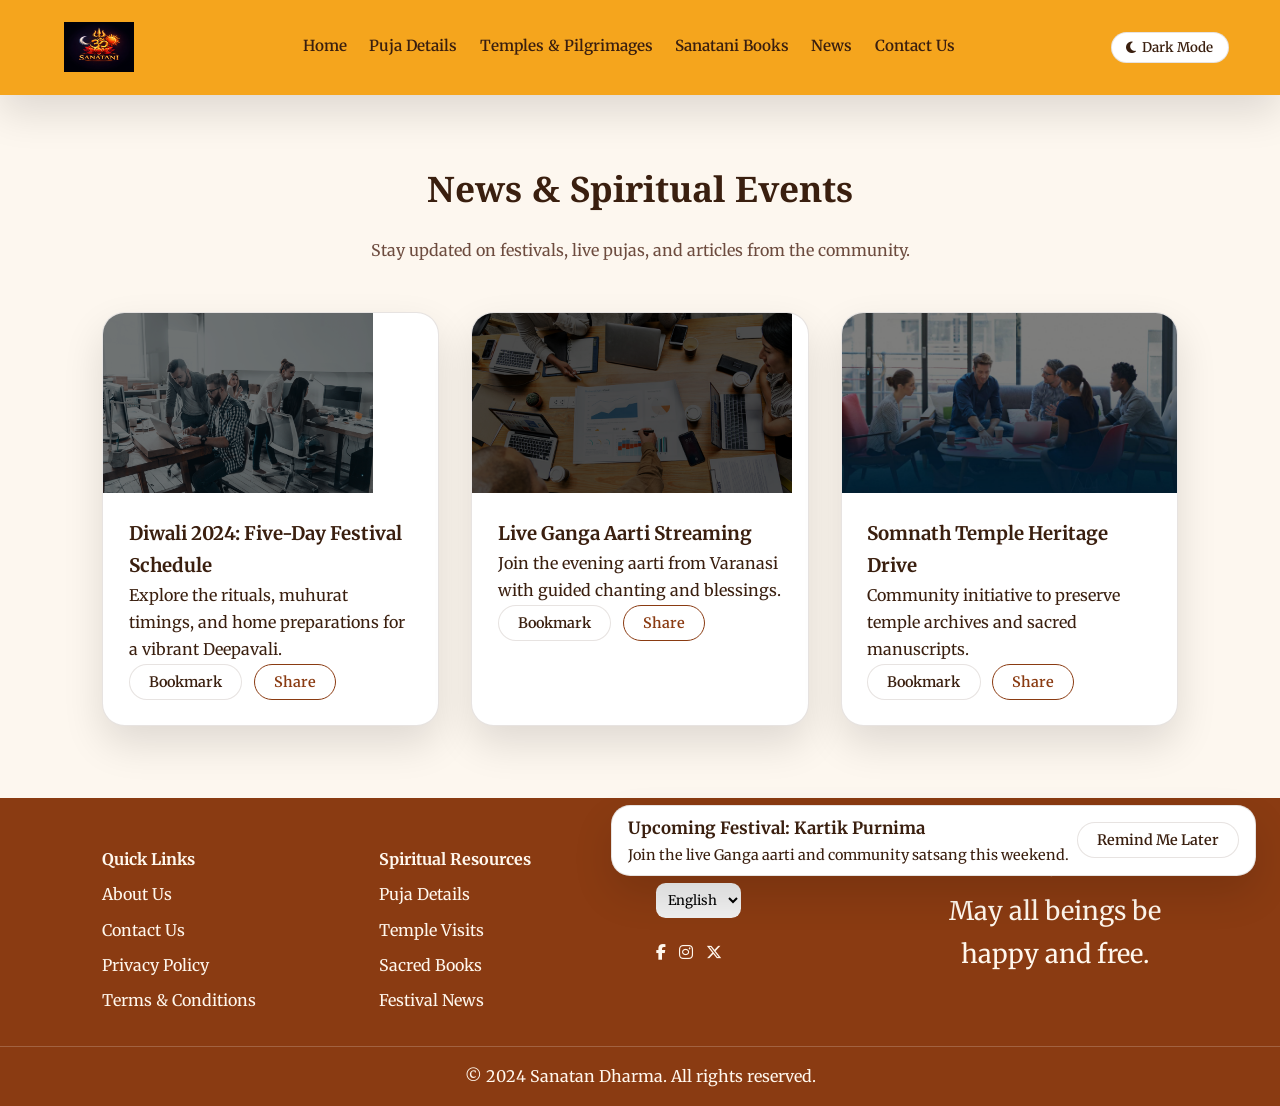
<file: news.html>
<!DOCTYPE html>
<html lang="en">
<head>
    <meta charset="UTF-8">
    <meta http-equiv="X-UA-Compatible" content="IE=edge">
    <meta name="viewport" content="width=device-width, initial-scale=1.0">
    <title>Sanatan Dharma | Spiritual Journey</title>
    <link rel="stylesheet" href="./css/style.css">
    <link rel="stylesheet" href="https://cdnjs.cloudflare.com/ajax/libs/font-awesome/6.5.0/css/all.min.css">
    <link rel="preconnect" href="https://fonts.googleapis.com">
    <link rel="preconnect" href="https://fonts.gstatic.com" crossorigin>
    <link href="https://fonts.googleapis.com/css2?family=Merriweather:wght@300;400;700&family=Noto+Serif+Devanagari:wght@400;600;700&display=swap" rel="stylesheet">
</head>
<body class="theme-light">
    <header class="site-header" id="top">
        <div class="brand">
            <div class="brand-icon" aria-hidden="true"><img src="images/logoo.png" alt="" srcset=""></div>
        </div>
        <button class="menu-toggle" aria-label="Open navigation">
            <i class="fa-solid fa-bars"></i>
        </button>
        <nav class="nav-links">
            <a href="#home">Home</a>
            <a href="#puja">Puja Details</a>
            <a href="#temples">Temples & Pilgrimages</a>
            <a href="#books">Sanatani Books</a>
            <a href="#news">News</a>
            <a href="#contact">Contact Us</a>
        </nav>
        <div class="header-actions">
            <!---<label class="search" aria-label="Search">
                <i class="fa-solid fa-magnifying-glass"></i>
                <input type="search" placeholder="Search mantras, temples, books...">
            </label>
            --->
            <button class="theme-toggle" type="button" aria-pressed="false">
                <i class="fa-solid fa-moon"></i>
                <span>Dark Mode</span>
            </button>
        </div>
    </header>

    <main>
        <section class="news" id="news">
            <div class="section-heading">
                <h2>News & Spiritual Events</h2>
                <p>Stay updated on festivals, live pujas, and articles from the community.</p>
            </div>
            <div class="news-grid">
                <article class="news-card">
                    <img src="./images/img1.jpg" alt="Diwali preparations">
                    <div class="news-content">
                        <h3>Diwali 2024: Five-Day Festival Schedule</h3>
                        <p>Explore the rituals, muhurat timings, and home preparations for a vibrant Deepavali.</p>
                        <div class="news-actions">
                            <button class="btn outline" type="button">Bookmark</button>
                            <button class="btn ghost" type="button">Share</button>
                        </div>
                    </div>
                </article>
                <article class="news-card">
                    <img src="./images/img2.jpg" alt="Live puja event">
                    <div class="news-content">
                        <h3>Live Ganga Aarti Streaming</h3>
                        <p>Join the evening aarti from Varanasi with guided chanting and blessings.</p>
                        <div class="news-actions">
                            <button class="btn outline" type="button">Bookmark</button>
                            <button class="btn ghost" type="button">Share</button>
                        </div>
                    </div>
                </article>
                <article class="news-card">
                    <img src="./images/img3.jpg" alt="Temple renovation">
                    <div class="news-content">
                        <h3>Somnath Temple Heritage Drive</h3>
                        <p>Community initiative to preserve temple archives and sacred manuscripts.</p>
                        <div class="news-actions">
                            <button class="btn outline" type="button">Bookmark</button>
                            <button class="btn ghost" type="button">Share</button>
                        </div>
                    </div>
                </article>
            </div>
        </section>
    </main>

    <footer class="site-footer">
        <div class="footer-top">
            <div>
                <h4>Quick Links</h4>
                <a href="#about">About Us</a>
                <a href="#contact">Contact Us</a>
                <a href="#">Privacy Policy</a>
                <a href="#">Terms & Conditions</a>
            </div>
            <div>
                <h4>Spiritual Resources</h4>
                <a href="#puja">Puja Details</a>
                <a href="#temples">Temple Visits</a>
                <a href="#books">Sacred Books</a>
                <a href="#news">Festival News</a>
            </div>
            <div>
                <h4>Language</h4>
                <select aria-label="Select language">
                    <option>English</option>
                    <option>Hindi</option>
                    <option>Bengali</option>
                    <option>Tamil</option>
                </select>
                <div class="social">
                    <a href="https://www.facebook.com/"><i class="fa-brands fa-facebook-f"></i></a>
                    <a href="https://www.instagram.com/"><i class="fa-brands fa-instagram"></i></a>
                    <a href="https://twitter.com/login"><i class="fa-brands fa-x-twitter"></i></a>
                </div>
            </div>
            <div class="footer-om">
                <span aria-hidden="true">ॐ</span>
                <p>May all beings be happy and free.</p>
            </div>
        </div>
        <div class="footer-bottom">
            <p>© 2024 Sanatan Dharma. All rights reserved.</p>
        </div>
    </footer>

    <div class="festival-popup" role="dialog" aria-live="polite">
        <div>
            <h3>Upcoming Festival: Kartik Purnima</h3>
            <p>Join the live Ganga aarti and community satsang this weekend.</p>
        </div>
        <button class="btn outline close-popup" type="button">Remind Me Later</button>
    </div>

    <script src="./js/main.js"></script>
  
</body>
</html>
</file>
<file: css/style.css>
:root {
    --bg: #fdf7ef;
    --bg-alt: #ffffff;
    --text: #3a1f0f;
    --muted: #6d4c3f;
    --accent: #d97706;
    --accent-dark: #8a3b12;
    --border: rgba(60, 30, 10, 0.12);
    --shadow: 0 18px 40px rgba(0, 0, 0, 0.12);
}

/* Dark Mode Variables */
.theme-dark {
    --bg: #0a0f1f;            /* Dark background */
    --bg-alt: #0f172a;        /* Slightly lighter dark background */
    --text: #f7c873;          /* Light yellow text color for readability */
    --muted: #f3d7a3;         /* Muted text for secondary information */
    --accent: #f59e0b;        /* Brighter gold accent color */
    --accent-dark: #d97706;   /* Darker gold shade for hover */
    --border: rgba(255, 215, 128, 0.25); /* Border color for contrast */
    --shadow: 0 18px 40px rgba(0, 0, 0, 0.45); /* Shadow for depth */
}


* {
    box-sizing: border-box;
    margin: 0;
    padding: 0;
}

body {
    font-family: "Merriweather", serif;
    background: var(--bg);
    color: var(--text);
    line-height: 1.7;
}

img {
    max-width: 100%;
    display: block;
}

a {
    color: inherit;
    text-decoration: none;
}

button,
input,
select,
textarea {
    font-family: inherit;
}

.site-header {
    position: sticky;
    top: 0;
    z-index: 1000;
    display: flex;
    align-items: center;
    justify-content: space-between;
    gap: 1.5rem;
    padding: 1rem 4vw;
    background: rgba(245, 158, 11, 0.92);
    backdrop-filter: blur(8px);
    box-shadow: var(--shadow);
}

.theme-dark .site-header {
    background: rgba(15, 23, 42, 0.95);
}

.brand {
    display: flex;
    align-items: center;
    gap: 1rem;
}

.brand-icon {
    font-size: 2.4rem; /* Adjust font size if necessary */
    padding: 0.4rem 0.8rem;
    
    display: flex;
    align-items: center;
    justify-content: center; /* Center the logo */
}

.brand-icon img {
    height: 50px; /* Adjust this value to control the height of the logo */
    width: 70px;  /* Automatically adjusts the width to maintain the aspect ratio */
    max-width: 150%; /* Ensures the image doesn't exceed the container size */
}


.brand-title {
    font-family: "Noto Serif Devanagari", serif;
    font-size: 1.4rem;
    font-weight: 700;
}

.brand-subtitle {
    font-size: 0.9rem;
    color: var(--muted);
}

.nav-links {
    display: flex;
    gap: 1.4rem;
    font-size: 0.95rem;
    font-weight: 600;
}

.nav-links a {
    padding: 0.3rem 0;
    border-bottom: 2px solid transparent;
}

.nav-links a:hover {
    border-color: var(--accent-dark);
    color: var(--accent-dark);
}

.header-actions {
    display: flex;
    align-items: center;
    gap: 1rem;
}

.search {
    display: flex;
    align-items: center;
    gap: 0.5rem;
    background: var(--bg-alt);
    border-radius: 999px;
    padding: 0.3rem 0.8rem;
    border: 1px solid var(--border);
}

.search input {
    border: none;
    background: transparent;
    outline: none;
    width: 180px;
    color: var(--text);
}

.search input:focus {
    border: 1px solid var(--accent);
}

/* Default theme (light mode) */
.theme-toggle {
    border: 1px solid var(--border);
    background: var(--bg-alt); /* Light mode background */
    border-radius: 999px;
    padding: 0.4rem 0.9rem;
    display: inline-flex;
    align-items: center;
    gap: 0.4rem;
    cursor: pointer;
    font-weight: 600;
    color: var(--text); /* Ensure text is visible on light mode */
}

.theme-toggle:hover {
    background: var(--accent); /* Accent color on hover */
    color: var(--bg-alt); /* Change text color on hover */
}

/* Dark theme adjustments */
.theme-dark .theme-toggle {
    background: var(--bg-alt); /* Dark mode background */
    border: 1px solid var(--border); /* Dark mode border */
    color: var(--text); /* Text color for dark mode */
}

.theme-dark .theme-toggle:hover {
    background: var(--accent-dark); /* Accent color on hover in dark mode */
    color: var(--bg-alt); /* Change text color on hover in dark mode */
}

/* Optional: Styling for when the button is toggled on (active state) */
.theme-toggle.active {
    background: var(--accent-dark); /* Active state background color */
    color: #fff; /* White text for active button */
}

.menu-toggle {
    display: none;
    background: none;
    border: none;
    font-size: 1.6rem;
    cursor: pointer;
      color: var(--text);  /* Set the color here, for example, using a dark text color */
}
.hero {
    position: relative;
    min-height: 88vh;
    display: flex;
    align-items: center;
    padding: 6rem 8vw;
    color: #fff;
    overflow: hidden;
}

.background-video {
    position: absolute;
    top: 50%;
    left: 50%;
    width: 100%;
    height: 100%;
    object-fit: cover; /* Ensures the video covers the entire hero section */
    transform: translate(-50%, -50%);
    z-index: -1;
}

.hero-overlay {
    position: absolute;
    inset: 0;
    background: linear-gradient(120deg, rgba(10, 15, 31, 0.8), rgba(120, 53, 15, 0.4));
    z-index: 0;
}

.hero-content {
    position: relative;
    max-width: 680px;
    z-index: 1;
    padding: 0 2rem; /* Add padding for smaller screens */
}

.hero-kicker {
    text-transform: uppercase;
    letter-spacing: 0.2rem;
    font-size: 0.9rem;
    margin-bottom: 1rem;
    color: #fcd34d;
}

.hero h1 {
    font-family: "Noto Serif Devanagari", serif;
    font-size: clamp(2.2rem, 3.5vw, 3.6rem);
    margin-bottom: 1rem;
}

.hero p {
    font-size: 1.05rem;
    margin-bottom: 2rem;
}

.hero-actions {
    display: flex;
    gap: 1rem;
    margin-bottom: 2.5rem;
}

.hero-highlights {
    display: grid;
    grid-template-columns: repeat(auto-fit, minmax(140px, 1fr));
    gap: 1.2rem;
}

.hero-highlights div {
    background: rgba(255, 255, 255, 0.1);
    padding: 1rem;
    border-radius: 1rem;
    text-align: center;
}

.hero-highlights h3 {
    font-size: 1.6rem;
}

section {
    padding: 4.5rem 8vw;
}

.section-heading {
    text-align: center;
    max-width: 760px;
    margin: 0 auto 3rem;
}

.section-heading h2 {
    font-family: "Noto Serif Devanagari", serif;
    font-size: clamp(1.9rem, 2.8vw, 2.8rem);
    margin-bottom: 0.6rem;
}

.section-heading p {
    color: var(--muted);
}


/* General Section Styles */
.section {
    padding: 4.5rem 8vw;
    background-color: var(--bg);
}

.section-heading {
    text-align: center;
    max-width: 760px;
    margin: 0 auto 3rem;
}

.section-heading h2 {
    font-family: "Noto Serif Devanagari", serif;
    font-size: clamp(1.9rem, 2.8vw, 2.8rem);
    margin-bottom: 0.6rem;
    color: var(--text);
}

.section-heading p {
    color: var(--muted);
}

/* Section Header for Carousel */
.section-header h2 {
    text-align: center;
    font-size: 2rem;
    margin-bottom: 10px;
    color: var(--text);
}

.section-header p {
    text-align: center;
    font-size: 1rem;
    color: var(--muted);
}

/* Carousel Styles */
.carousel-block {
    position: relative;
    max-width: 100%;
    margin: 0 auto;
}

.carousel {
    display: flex;
    overflow: hidden;
    position: relative;
}

.carousel-track {
    display: flex;
    transition: transform 0.5s ease;
}

.carousel-card {
    min-width: 300px;
    margin-right: 20px;
    text-align: center;
    background-color: var(--bg-alt); /* Dark mode background for carousel cards */
    color: var(--text); /* Dark mode text color */
    padding: 20px;
    border-radius: 10px;
    box-shadow: var(--shadow); /* Applying shadow from dark mode variable */
}

.carousel-card i {
    font-size: 2.5rem;
    margin-bottom: 15px;
}

.carousel-btn {
    position: absolute;
    top: 50%;
    transform: translateY(-50%);
    background-color: rgba(0, 0, 0, 0.2);
    border: none;
    padding: 10px;
    cursor: pointer;
}

.carousel-btn.prev {
    left: 10px;
}

.carousel-btn.next {
    right: 10px;
}

.carousel-btn i {
    color: var(--text); /* Button icon color */
    font-size: 2rem;
}

/* About Content Section */
.about-content {
    text-align: center;
    max-width: 800px;
    margin: 50px auto;
}

.about-content h2 {
    font-size: 1.8rem;
    margin-bottom: 20px;
    color: var(--text);
}

.about-content p {
    font-size: 1rem;
    color: var(--muted);
    margin-bottom: 20px;
}

.list {
    list-style-type: none;
    padding: 0;
}

.list li {
    font-size: 1rem;
    color: var(--muted); /* Muted color for list items */
    margin-bottom: 10px;
}
.puja-grid,
.temple-grid,
.books-grid,
.news-grid {
    display: grid;
    grid-template-columns: repeat(auto-fit, minmax(280px, 1fr));
    gap: 2rem;
}

.puja-card,
.book-card,
.news-card,
.guide-card {
    background: var(--bg-alt);
    padding: 2rem;
    border-radius: 1.4rem;
    border: 1px solid var(--border);
    box-shadow: var(--shadow);
}

.puja-card__header {
    display: flex;
    justify-content: space-between;
    align-items: baseline;
    gap: 1rem;
    margin-bottom: 1.2rem;
}

/* Puja Card Image */
.puja-card img.puja-image {
    width: 100%;
    height: auto;
    border-radius: 10px;
    margin-bottom: 20px;
}


.tag {
    background: rgba(217, 119, 6, 0.12);
    color: var(--accent-dark);
    padding: 0.3rem 0.7rem;
    border-radius: 999px;
    font-size: 0.8rem;
}

.materials,
.steps {
    margin-bottom: 1.3rem;
    padding-left: 1.2rem;
}

.materials li,
.steps li {
    margin-bottom: 0.4rem;
}

.materials i {
    color: var(--accent);
    margin-right: 0.4rem;
}

.puja-actions,
.puja-meta,
.book-actions,
.news-actions,
.temple-actions,
.contact-cta {
    display: flex;
    flex-wrap: wrap;
    gap: 0.7rem;
    align-items: center;
}

.puja-meta {
    margin-top: 1rem;
    justify-content: space-between;
}

.btn {
    display: inline-flex;
    align-items: center;
    justify-content: center;
    gap: 0.4rem;
    border-radius: 999px;
    padding: 0.5rem 1.2rem;
    font-weight: 600;
    font-size: 0.9rem;
    border: 1px solid transparent;
    cursor: pointer;
}

.btn.primary {
    background: var(--accent);
    color: #fff;
}

.btn.ghost {
    background: transparent;
    color: var(--accent-dark);
    border-color: var(--accent-dark);
}

.btn.outline {
    background: var(--bg-alt);
    border-color: var(--border);
    color: var(--text);
}

.temple-card {
    background: var(--bg-alt);
    border-radius: 1.4rem;
    overflow: hidden;
    border: 1px solid var(--border);
    box-shadow: var(--shadow);
}

.temple-card img {
    height: 190px;
    object-fit: cover;
}

.temple-card__content {
    padding: 1.6rem;
}

.temple-meta {
    margin-top: 1rem;
    color: var(--muted);
    font-size: 0.9rem;
}

.pilgrimage-guides {
    margin-top: 3rem;
    background: linear-gradient(135deg, rgba(217, 119, 6, 0.1), rgba(234, 179, 8, 0.05));
    padding: 2rem;
    border-radius: 1.4rem;
    border: 1px solid var(--border);
}

.guides-grid {
    display: grid;
    grid-template-columns: repeat(auto-fit, minmax(200px, 1fr));
    gap: 1.2rem;
    margin-top: 1.5rem;
}

.book-header {
    display: flex;
    justify-content: space-between;
    align-items: baseline;
    margin-bottom: 1rem;
}

.rating {
    color: var(--accent-dark);
}

.book-comments {
    margin-top: 1.4rem;
    background: rgba(217, 119, 6, 0.1);
    padding: 1rem;
    border-radius: 1rem;
}

.news-card {
    padding: 0;
    overflow: hidden;
}

.news-card img {
    height: 180px;
    object-fit: cover;
}

.news-content {
    padding: 1.6rem;
}

.calendar-grid {
    display: grid;
    grid-template-columns: repeat(auto-fit, minmax(160px, 1fr));
    gap: 1rem;
}

.calendar-day {
    padding: 1.2rem;
    border-radius: 1rem;
    border: 1px solid var(--border);
    background: var(--bg-alt);
    box-shadow: var(--shadow);
}

.calendar-day.highlight {
    border-color: var(--accent);
    background: rgba(245, 158, 11, 0.15);
}

/* Contact Section */
.contact {
    background-color: var(--bg); /* Dark background */
    padding: 4rem 20px;
}

.section-heading {
    text-align: center;
    margin-bottom: 3rem;
}

.section-heading h2 {
    font-size: 2.2rem;
    color: var(--text); /* Light text */
    margin-bottom: 10px;
}

.section-heading p {
    font-size: 1rem;
    color: var(--muted); /* Muted text for description */
}

/* Contact Grid */
.contact-grid {
    display: grid;
    grid-template-columns: repeat(auto-fit, minmax(260px, 1fr)); /* Responsive columns */
    gap: 2.9rem;
}

/* Contact Info */
.contact-info {
    display: flex;
    flex-direction: column; /* Stack items vertically */
    gap: 20px;
    margin-top: 20px;
}

/* Contact CTA */
.contact-cta {
    background-color: var(--bg-alt); /* Dark background for CTA */
    padding: 25px;
    text-align: center;
    border-radius: 10px;
    box-shadow: var(--shadow);
    margin-top: 30px;
}

.contact-cta .btn {
    padding: 12px 24px;
    border-radius: 8px;
    font-size: 1.1rem;
    text-decoration: none;
    cursor: pointer;
    display: inline-block;
    margin-top: 10px;
    transition: background-color 0.3s ease, transform 0.2s ease;
}

.contact-cta .btn.primary {
    background-color: var(--accent);
    color: white;
    border: none;
}

.contact-cta .btn.primary:hover {
    background-color: var(--accent-dark);
    transform: translateY(-3px);
}

.contact-cta .btn.ghost {
    background-color: transparent;
    color: var(--accent);
    border: 1px solid var(--accent);
}

.contact-cta .btn.ghost:hover {
    background-color: var(--accent-dark);
    color: white;
}

/* Contact Form */
.contact-form {
    display: grid;
    gap: 1.8rem;
}

.contact-form input,
.contact-form textarea {
    padding: 0.8rem 1rem;
    border-radius: 0.8rem;
    border: 1px solid var(--border);
    background-color: var(--bg-alt);
    color: var(--text);
    font-size: 1rem;
}

.contact-form input::placeholder,
.contact-form textarea::placeholder {
    color: var(--muted);
}

.contact-form button {
    padding: 12px 24px;
    font-size: 1.1rem;
    color: white;
    background-color: var(--accent);
    border-radius: 8px;
    border: none;
    cursor: pointer;
    transition: background-color 0.3s ease, transform 0.2s ease;
}

.contact-form button:hover {
    background-color: var(--accent-dark);
    transform: translateY(-3px);
}

/* Responsive Adjustments */
@media (max-width: 768px) {
    .contact-grid {
        grid-template-columns: 1fr;
        gap: 1.5rem;
    }

    .contact-cta {
        margin-top: 20px;
        padding: 20px;
    }
}


.site-footer {
    background: var(--accent-dark);
    color: #fff7ed;
}

.footer-top {
    display: grid;
    grid-template-columns: repeat(auto-fit, minmax(180px, 1fr));
    gap: 2rem;
    padding: 3rem 8vw 2rem;
}

.footer-top a {
    display: block;
    margin-top: 0.5rem;
    color: #fff7ed;
}

.footer-top select {
    margin-top: 0.6rem;
    padding: 0.5rem;
    border-radius: 0.6rem;
    border: none;
}

.footer-om {
    text-align: center;
    font-size: 1.6rem;
}

.footer-bottom {
    text-align: center;
    padding: 1rem;
    border-top: 1px solid rgba(255, 255, 255, 0.2);
}

.social {
    margin-top: 0.8rem;
    display: flex;
    gap: 0.8rem;
}

.festival-popup {
    position: fixed;
    bottom: 1.5rem;
    right: 1.5rem;
    background: var(--bg-alt);
    color: var(--text);
    border-radius: 1.2rem;
    padding: 0.5rem 1rem; /* Reduced padding for smaller size */
    box-shadow: var(--shadow);
    border: 1px solid var(--border);
    display: flex;
    gap: 0.5rem; /* Reduced gap between elements */
    align-items: center;
    font-size: 0.9rem; /* Smaller text size */
    width: auto; /* You can specify a smaller width if needed, for example: width: 180px; */
}


.festival-popup.hidden {
    display: none;
}

/* Mobile responsive styles */
@media (max-width: 1024px) {
    /* Site header adjustment for smaller screens */
    .site-header {
        flex-wrap: wrap;
    }

    .header-actions {
        width: 100%;
        justify-content: space-between;
    }

    .nav-links {
        order: 3;
        width: 100%;
        justify-content: space-around;
        flex-wrap: wrap;
    }

    /* Hero section adjustments */
    .hero {
        padding: 5rem 6vw;
    }

    /* Hero highlights grid */
    .hero-highlights {
        grid-template-columns: repeat(auto-fit, minmax(120px, 1fr));
    }

    /* Search input width adjustment */
    .search input {
        width: 130px;
    }

    /* Mobile festival popup adjustments */
    .festival-popup {
        left: 1rem;
        right: 1rem;
        flex-direction: column;
        align-items: flex-start;
    }

    /* Mobile navigation menu toggle */
    .menu-toggle {
        display: inline-flex;
    }

    .nav-links {
        display: none;
        flex-direction: column;
        background: var(--bg-alt);
        padding: 1rem;
        border-radius: 1rem;
        border: 1px solid var(--border);
    }

    .nav-links.open {
        display: flex;
    }
}

@media (max-width: 600px) {
    /* Hero section mobile adjustments */
    .hero-actions {
        flex-direction: column;
        align-items: flex-start;
    }

    /* Adjustments for grids on mobile */
    .hero-highlights {
        grid-template-columns: repeat(auto-fit, minmax(120px, 1fr));
    }

    /* Mobile footer adjustments */
    .footer-top {
        grid-template-columns: 1fr;
    }

    .footer-top select {
        margin-top: 0.6rem;
        padding: 0.5rem;
        border-radius: 0.6rem;
        border: none;
    }

    /* Contact form input adjustments */
    .contact-form input,
    .contact-form textarea {
        padding: 0.8rem 1rem;
        border-radius: 0.8rem;
        border: 1px solid var(--border);
        background: var(--bg-alt);
    }

    /* Calendar grid for mobile */
    .calendar-grid {
        grid-template-columns: repeat(auto-fit, minmax(120px, 1fr));
    }
}

/* Mobile-friendly font size adjustments */
@media (max-width: 400px) {
    body {
        font-size: 14px; /* Adjust font size for smaller devices */
    }

    .hero h1 {
        font-size: 2.2rem; /* Make the hero heading smaller */
    }

    .section-heading h2 {
        font-size: 1.8rem; /* Adjust heading size */
    }
}

.calendar {
  display: grid;
  gap: 2rem;
}

.calendar-header {
  display: flex;
  align-items: center;
  justify-content: space-between;
}

.calendar-grid {
  display: grid;
  grid-template-columns: repeat(7, 1fr);
  gap: 0.6rem;
}

.day-label {
  font-size: 0.8rem;
  color: var(--muted);
  text-align: center;
}

.date {
  padding: 0.8rem;
  text-align: center;
  border-radius: 12px;
  background: var(--surface-alt);
}

.date.muted {
  opacity: 0.4;
}

.date.highlight {
  background: rgba(209, 123, 42, 0.25);
  border: 1px solid var(--primary);
}

.date.upcoming {
  background: rgba(122, 46, 33, 0.2);
  border: 1px solid var(--accent);
}

.calendar-events {
  display: grid;
  gap: 1rem;
}

.event-card {
  border: 1px solid var(--border);
  padding: 1rem 1.5rem;
  border-radius: 14px;
  background: var(--surface);
}

.event-card.highlight {
  background: rgba(209, 123, 42, 0.15);
}
</file>
